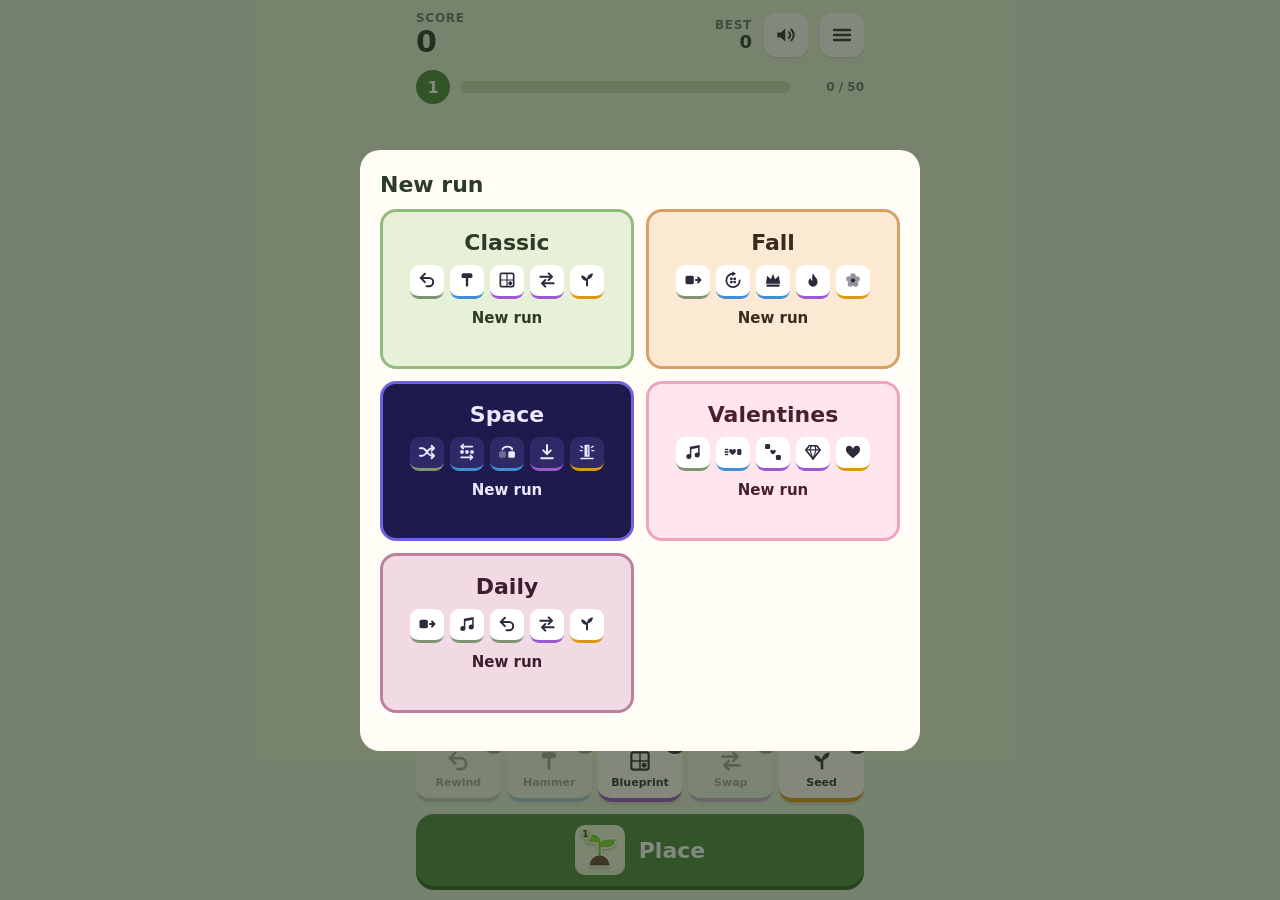
<file: index.html>
<!doctype html>
<html lang="en">
<head>
<meta charset="utf-8">
<meta name="viewport" content="width=device-width, initial-scale=1, viewport-fit=cover, user-scalable=no">
<meta name="theme-color" content="#e6f1d8">
<meta name="apple-mobile-web-app-capable" content="yes">
<meta name="mobile-web-app-capable" content="yes">
<title>Peeble Merge</title>
<meta name="description" content="4x4 merge game">
<meta property="og:type" content="website">
<meta property="og:title" content="Peeble Merge">
<meta property="og:description" content="4x4 merge game">
<meta property="og:url" content="https://maplesugarstone.github.io/PeebleMerge/">
<meta property="og:image" content="https://maplesugarstone.github.io/PeebleMerge/preview.png">
<meta property="og:image:width" content="1200">
<meta property="og:image:height" content="630">
<meta property="og:image:alt" content="A 4x4 game board">
<meta name="twitter:card" content="summary_large_image">
<link rel="icon" type="image/svg+xml" href="favicon.svg">
<link rel="apple-touch-icon" href="apple-touch-icon.png">
<link rel="stylesheet" href="style.css?v=dev">
</head>
<body>
<div id="app">
  <header class="top">
    <div class="stat">
      <span class="stat-label">Score</span>
      <span class="stat-value" id="score">0</span>
    </div>
    <div class="stat stat-right">
      <span class="stat-label">Best</span>
      <span class="stat-value small" id="best">0</span>
    </div>
    <button class="icon-btn" id="sound-btn" aria-label="Sound on">
      <svg viewBox="0 0 24 24" aria-hidden="true"><path d="M3.3 9.5h3.5l4.5-4v13l-4.5-4H3.3z" fill="currentColor"/><path class="sound-waves" d="M14.8 9a4 4 0 0 1 0 6M17.3 6.5a7.5 7.5 0 0 1 0 11" stroke="currentColor" stroke-width="2" stroke-linecap="round" fill="none"/><path class="sound-off" d="M15.3 9.5l5 5M20.3 9.5l-5 5" stroke="currentColor" stroke-width="2.2" stroke-linecap="round"/></svg>
    </button>
    <button class="icon-btn" id="menu-btn" aria-label="Menu">
      <svg viewBox="0 0 24 24" aria-hidden="true"><path d="M4 7h16M4 12h16M4 17h16" stroke="currentColor" stroke-width="2.4" stroke-linecap="round" fill="none"/></svg>
    </button>
  </header>

  <div class="level-bar" title="Merges fill this bar. Each level gives a random item.">
    <span class="plv" id="plv">1</span>
    <div class="xp-track"><div class="xp-fill" id="xp-fill"></div></div>
    <span class="xp-text" id="xp-text">0 / 60</span>
  </div>

  <div class="board-wrap" id="board-wrap">
    <div class="board" id="board"></div>
    <div class="drop-toast" id="drop-toast" hidden></div>
  </div>

  <div class="tool-area">
  <div class="picker" id="picker" hidden></div>
  <div class="tools" id="tools"></div>
  </div>

  <button class="place-btn" id="place-btn">
    <span class="next-tile" id="next-tile"></span>
    <span class="place-label">Place</span>
  </button>
</div>

<div class="overlay" id="overlay" hidden>
  <div class="sheet" id="sheet" role="dialog" aria-modal="true"></div>
</div>

<script type="module" src="js/main.js?v=dev"></script>
</body>
</html>
</file>
<file: style.css>
:root {
  --bg: #e6f1d8;
  --panel: #fffdf5;
  --ink: #2c3a28;
  --muted: #6c7b64;
  --accent: #4f8a3c;
  --accent-light: #8fd17f;
  --accent-dark: #36632a;
  --soft: #eef2e8;
  --accent-ink: #ffffff;
  --board: #93bb79;
  --cell: #c4ddae;
  --select: #ffffff;
  --target: #fff3a8;
  --danger: #d9534f;
  --gap: 8px;
  --radius: 14px;
}

:root[data-mode="fall"] {
  --bg: #fbe9d4;
  --panel: #fffaf2;
  --ink: #3b2a1e;
  --muted: #8a6b55;
  --accent: #d9822b;
  --accent-light: #f4b46a;
  --accent-dark: #a65d14;
  --soft: #f6e6d3;
  --board: #d9a066;
  --cell: #f0cc9f;
  --target: #fff0b3;
}

:root[data-mode="space"] {
  --bg: #17143a;
  --panel: #241f55;
  --ink: #ece9ff;
  --muted: #a69fd8;
  --accent: #7c6cf0;
  --accent-light: #b0a4ff;
  --accent-dark: #4a3db0;
  --soft: #2f2968;
  --board: #2c2766;
  --cell: #3b3584;
  --target: #ffe28a;
  --badge: #0d0a26;
  --badge-ink: #ece9ff;
  color-scheme: dark;
}

:root[data-mode="valentines"] {
  --bg: #ffe6ee;
  --panel: #fff7fa;
  --ink: #4a1f2e;
  --muted: #9b6475;
  --accent: #e0457b;
  --accent-light: #ff9bbb;
  --accent-dark: #a8264f;
  --soft: #ffe9f0;
  --board: #f0a3bc;
  --cell: #ffd0de;
  --target: #fff3a8;
}

* { box-sizing: border-box; }

html, body {
  margin: 0;
  height: 100%;
  background: var(--bg);
  color: var(--ink);
  font-family: system-ui, -apple-system, "Segoe UI", Roboto, sans-serif;
  overscroll-behavior: none;
  -webkit-user-select: none;
  user-select: none;
  -webkit-tap-highlight-color: transparent;
  -webkit-touch-callout: none;
  /* Phone browsers ignore user-scalable=no but honor this, which keeps scrolling and taps and drops double-tap zoom. */
  touch-action: manipulation;
}

button {
  font: inherit;
  color: inherit;
  border: 0;
  cursor: pointer;
  touch-action: manipulation;
}

button:disabled { cursor: default; }

#app {
  max-width: 480px;
  margin: 0 auto;
  min-height: 100dvh;
  display: flex;
  flex-direction: column;
  gap: 12px;
  padding: max(12px, env(safe-area-inset-top)) 16px max(14px, env(safe-area-inset-bottom));
}

/* Header */

.top {
  display: flex;
  align-items: center;
  gap: 12px;
}

.stat { display: flex; flex-direction: column; line-height: 1.1; }
.stat-right { margin-left: auto; text-align: right; }
.stat-label { font-size: 12px; font-weight: 600; color: var(--muted); text-transform: uppercase; letter-spacing: 0.06em; }
.stat-value { font-size: 30px; font-weight: 800; font-variant-numeric: tabular-nums; }
.stat-value.small { font-size: 18px; font-weight: 700; }

.icon-btn {
  width: 44px;
  height: 44px;
  border-radius: 12px;
  background: var(--panel);
  display: grid;
  place-items: center;
  box-shadow: 0 2px 0 rgba(0, 0, 0, 0.08);
}
.icon-btn svg { width: 24px; height: 24px; }
#sound-btn .sound-off { display: none; }
#sound-btn.muted { color: var(--muted); }
#sound-btn.muted .sound-off { display: inline; }
#sound-btn.muted .sound-waves { display: none; }

/* Level bar */

.level-bar {
  display: flex;
  align-items: center;
  gap: 10px;
}

.plv {
  min-width: 34px;
  height: 34px;
  padding: 0 6px;
  border-radius: 17px;
  background: var(--accent);
  color: var(--accent-ink);
  display: grid;
  place-items: center;
  font-weight: 800;
  font-size: 16px;
  font-variant-numeric: tabular-nums;
}
.plv.bump { animation: merge-pop 0.4s ease-out; }

.xp-track {
  flex: 1;
  height: 12px;
  border-radius: 6px;
  background: var(--cell);
  overflow: hidden;
}
.xp-fill {
  height: 100%;
  width: 0;
  border-radius: 6px;
  background: linear-gradient(90deg, var(--accent-light), var(--accent));
  transition: width 0.35s ease-out;
}
.xp-text {
  min-width: 64px;
  text-align: right;
  font-size: 12px;
  font-weight: 600;
  color: var(--muted);
  font-variant-numeric: tabular-nums;
}

/* Level-up drop */

.drop-toast {
  position: absolute;
  z-index: 40;
  left: 50%;
  top: 18%;
  transform: translateX(-50%);
  min-width: 190px;
  padding: 14px 18px 12px;
  border-radius: 18px;
  background: var(--panel);
  border: 3px solid var(--rc, var(--accent));
  box-shadow: 0 10px 28px rgba(0, 0, 0, 0.25);
  text-align: center;
  pointer-events: none;
  animation: toast 2.2s ease-in-out forwards;
}
.drop-toast[hidden] { display: none; }
.drop-toast .toast-level { font-size: 13px; font-weight: 700; color: var(--muted); text-transform: uppercase; letter-spacing: 0.08em; }
.drop-toast .toast-item { white-space: nowrap; display: flex; align-items: center; justify-content: center; gap: 8px; margin: 6px 0 4px; font-size: 22px; font-weight: 800; }
.drop-toast .toast-item svg { width: 30px; height: 30px; color: var(--rc, var(--ink)); }
.drop-toast .toast-rarity { font-size: 13px; font-weight: 800; color: var(--rc, var(--muted)); text-transform: uppercase; letter-spacing: 0.1em; }

[data-rarity="0"] { --rc: #7f9474; }
[data-rarity="1"] { --rc: #3f8fd2; }
[data-rarity="2"] { --rc: #9b59d0; }
[data-rarity="3"] { --rc: #d99a12; }

@keyframes toast {
  0% { opacity: 0; transform: translateX(-50%) scale(0.7); }
  12% { opacity: 1; transform: translateX(-50%) scale(1.05); }
  18% { transform: translateX(-50%) scale(1); }
  82% { opacity: 1; transform: translateX(-50%) scale(1); }
  100% { opacity: 0; transform: translateX(-50%) translateY(-12px); }
}

/* Board */

.board-wrap {
  position: relative;
  width: min(100%, calc(100dvh - 340px));
  min-width: 240px;
  aspect-ratio: 1;
  margin: auto;
}

.board {
  position: absolute;
  inset: 0;
  display: grid;
  grid-template-columns: repeat(4, 1fr);
  grid-template-rows: repeat(4, 1fr);
  gap: var(--gap);
  padding: var(--gap);
  background: var(--board);
  border-radius: calc(var(--radius) + 4px);
  touch-action: none;
  isolation: isolate;
}

/* Tile backgrounds share one layer under every block, so a block moving across another tile is never covered by it. */
.cell {
  position: relative;
  border-radius: var(--radius);
}
.cell::before {
  content: "";
  position: absolute;
  inset: 0;
  z-index: -1;
  border-radius: inherit;
  background: var(--cell);
}
.cell .block.moving { z-index: 5; }

/* Love: a glow and a heart swell where the swirling blocks meet, covering the merge. */
.love-burst {
  position: absolute;
  z-index: 16;
  width: 150px;
  height: 150px;
  margin: -75px 0 0 -75px;
  display: grid;
  place-items: center;
  border-radius: 50%;
  pointer-events: none;
  color: #ffffff;
  background: radial-gradient(circle, rgba(255, 255, 255, 0.95) 0%, rgba(255, 155, 187, 0.85) 38%, rgba(224, 69, 123, 0) 70%);
  animation: love-burst 0.7s ease-out forwards;
}
.love-burst svg { width: 56px; height: 56px; filter: drop-shadow(0 0 6px rgba(168, 38, 79, 0.6)); }
@keyframes love-burst {
  from { transform: scale(0.2); opacity: 1; }
  45% { transform: scale(1.1); opacity: 1; }
  to { transform: scale(1.5); opacity: 0; }
}

/* Monolith: lifted tiles glow violet, and a chip counts the moves left before they drop back. */
.cell.lifted .block::before {
  content: "";
  position: absolute;
  inset: 0;
  border-radius: inherit;
  pointer-events: none;
  box-shadow: 0 0 0 2.5px #c9bcff, 0 0 14px 3px rgba(150, 120, 255, 0.85);
}
.monolith-chip {
  position: absolute;
  z-index: 20;
  top: -14px;
  right: -8px;
  display: flex;
  align-items: center;
  gap: 4px;
  padding: 4px 10px 4px 6px;
  border-radius: 14px;
  background: #4a3db0;
  color: #ffffff;
  font-weight: 800;
  font-size: 15px;
  box-shadow: 0 2px 8px rgba(0, 0, 0, 0.35);
}
.monolith-chip[hidden] { display: none; }
.monolith-chip svg { width: 20px; height: 20px; }

/* Gravity's pull buttons sit on the middle of each board edge, 13px in, so the side ones stay on screen. */
.pull-btn {
  position: absolute;
  z-index: 16;
  width: 46px;
  height: 46px;
  margin: -23px 0 0 -23px;
  border-radius: 50%;
  background: var(--accent);
  color: var(--accent-ink);
  border: 3px solid #ffffff;
  box-shadow: 0 3px 10px rgba(0, 0, 0, 0.35);
  display: grid;
  place-items: center;
}
.pull-btn[hidden] { display: none; }
.pull-btn:disabled { opacity: 0.35; }
.pull-btn svg { width: 26px; height: 26px; }
.pull-btn[data-dir="up"] { left: 50%; top: 13px; }
.pull-btn[data-dir="down"] { left: 50%; top: calc(100% - 13px); }
.pull-btn[data-dir="left"] { left: 13px; top: 50%; }
.pull-btn[data-dir="right"] { left: calc(100% - 13px); top: 50%; }

/* Beam: the dragged line's blocks ride a looping track inside a window the size of the line. */
.beam-strip { position: absolute; z-index: 6; overflow: hidden; border-radius: var(--radius); pointer-events: none; }
.beam-track { position: absolute; inset: 0; }
.beam-track .block { inset: auto; }
.beam-hint-dot {
  position: absolute;
  z-index: 7;
  width: 34px;
  height: 34px;
  margin: -17px 0 0 -17px;
  border-radius: 50%;
  background: rgba(255, 255, 255, 0.5);
  box-shadow: 0 0 0 3px rgba(255, 255, 255, 0.95), 0 2px 10px rgba(0, 0, 0, 0.35);
  pointer-events: none;
}

/* Teleport: the block fades out of its old tile. */
.block.warp-out { animation: warp-out 0.22s ease-in forwards; }
@keyframes warp-out { to { transform: scale(0.2); opacity: 0; } }

.cell.can-place::after {
  content: "";
  position: absolute;
  inset: 4px;
  border: 3px dashed var(--accent);
  border-radius: calc(var(--radius) - 4px);
  animation: breathe 1.2s ease-in-out infinite;
}

.block {
  position: absolute;
  inset: 0;
  border-radius: var(--radius);
  display: grid;
  place-items: center;
  background: var(--c);
  color: var(--t);
  box-shadow: inset 0 -5px 0 rgba(0, 0, 0, 0.16);
  font-weight: 800;
  font-size: clamp(20px, 8vmin, 38px);
  line-height: 1;
  transition: transform 0.1s, opacity 0.1s;
}

.block .lv { font-size: 0.36em; font-weight: 700; opacity: 0.75; margin-bottom: -0.15em; }
.block .num { display: block; }
.block-inner { display: flex; flex-direction: column; align-items: center; }

.themed .block {
  background: var(--c);
  background: color-mix(in srgb, var(--c) 38%, #fffdf5);
  box-shadow: inset 0 -5px 0 color-mix(in srgb, var(--c) 75%, #fffdf5);
}
.block .icon {
  /* Each SVG holds its own white outline in a viewBox 2.5 units wider than the art, so 75.5% keeps the art at 70% of the block. */
  width: 75.5%;
  height: 75.5%;
  object-fit: contain;
  pointer-events: none;
  -webkit-user-drag: none;
  filter: drop-shadow(0 2px 1px rgba(0, 0, 0, 0.2));
}
.block .corner {
  position: absolute;
  top: 4px;
  left: 4px;
  min-width: 1.5em;
  padding: 0.15em 0.35em;
  border-radius: 0.8em;
  background: var(--c);
  color: var(--t);
  font-size: max(9px, 0.32em);
  font-weight: 800;
  line-height: 1;
  text-align: center;
}
.collection .block .corner, .pick-option .block .corner { display: none; }

.themes {
  display: grid;
  grid-template-columns: repeat(auto-fill, minmax(104px, 1fr));
  gap: 8px;
  margin-bottom: 18px;
}
.volumes { margin-bottom: 18px; }
.volume-row {
  display: grid;
  grid-template-columns: 64px 1fr 44px;
  align-items: center;
  gap: 10px;
  height: 44px;
  font-size: 15px;
  font-weight: 600;
}
.volume-row output {
  text-align: right;
  font-size: 13px;
  color: var(--muted);
  font-variant-numeric: tabular-nums;
}
.volume-row input[type="range"] {
  width: 100%;
  height: 32px;
  margin: 0;
  background: transparent;
  accent-color: var(--accent);
  -webkit-appearance: none;
  appearance: none;
  touch-action: pan-x;
}
.volume-row input[type="range"]::-webkit-slider-runnable-track { height: 8px; border-radius: 4px; background: var(--cell); }
.volume-row input[type="range"]::-moz-range-track { height: 8px; border-radius: 4px; background: var(--cell); }
.volume-row input[type="range"]::-moz-range-progress { height: 8px; border-radius: 4px; background: var(--accent); }
.volume-row input[type="range"]::-webkit-slider-thumb {
  -webkit-appearance: none;
  width: 26px;
  height: 26px;
  margin-top: -9px;
  border-radius: 50%;
  background: var(--accent);
  border: 3px solid #ffffff;
  box-shadow: 0 1px 4px rgba(0, 0, 0, 0.3);
}
.volume-row input[type="range"]::-moz-range-thumb {
  width: 20px;
  height: 20px;
  border-radius: 50%;
  background: var(--accent);
  border: 3px solid #ffffff;
  box-shadow: 0 1px 4px rgba(0, 0, 0, 0.3);
}

.theme-btn {
  display: flex;
  flex-direction: column;
  align-items: center;
  gap: 6px;
  padding: 10px 6px;
  border-radius: 14px;
  background: var(--soft);
  font-size: 14px;
  font-weight: 700;
  border: 3px solid transparent;
}
.theme-btn.active { border-color: var(--accent); background: var(--panel); }
.theme-preview { display: flex; gap: 2px; height: 28px; align-items: center; }
.theme-preview img {
  width: 26px;
  height: 26px;
}
.theme-nums { font-weight: 800; color: var(--muted); letter-spacing: 0.1em; }

.block.max { box-shadow: inset 0 -5px 0 rgba(0, 0, 0, 0.2), inset 0 0 0 4px #ffd75e; }

/* Block outlines sit on the block itself and inherit its corner radius, so they trace the tile's exact shape. */
.cell.selected .block { transform: scale(1.06); }
.cell.selected .block::after, .cell.target .block::after, .cell.hammer-target .block::after, .cell.swap-target .block::after, .cell.scoot-target .block::after {
  content: "";
  position: absolute;
  inset: 0;
  border-radius: inherit;
  pointer-events: none;
}
.cell.selected .block::after { box-shadow: 0 0 0 4px var(--select); }
.cell.target .block::after { box-shadow: 0 0 0 4px var(--target); animation: breathe 0.9s ease-in-out infinite; }
.cell.hammer-target .block::after { box-shadow: 0 0 0 3px var(--danger); }
.cell.swap-target .block::after { box-shadow: 0 0 0 3px #9b59d0; }
.cell.scoot-target .block::after { box-shadow: 0 0 0 4.5px #9b59d0; }
.cell.drop-hover .block { transform: scale(1.1); }
.cell.dragging .block { opacity: 0.35; }

.ghost {
  position: fixed;
  z-index: 50;
  pointer-events: none;
  transform: translate(-50%, -50%) scale(1.08);
  box-shadow: 0 10px 20px rgba(0, 0, 0, 0.25), inset 0 -5px 0 rgba(0, 0, 0, 0.16);
  inset: auto;
  transition: none;
}

.pop { animation: pop 0.22s ease-out; }
.merge-pop { animation: merge-pop 0.3s ease-out; }
.smash { animation: smash 0.25s ease-in forwards; }

.float {
  position: absolute;
  z-index: 20;
  pointer-events: none;
  font-weight: 800;
  font-size: 18px;
  color: #ffffff;
  text-shadow: 0 1px 3px rgba(0, 0, 0, 0.5);
  transform: translate(-50%, -50%);
  animation: float-up 0.8s ease-out forwards;
}

/* Tools */

.tools {
  display: grid;
  grid-template-columns: repeat(5, 1fr);
  gap: 6px;
}

.tool {
  position: relative;
  height: 64px;
  border-radius: 14px;
  background: var(--panel);
  display: flex;
  flex-direction: column;
  align-items: center;
  justify-content: center;
  gap: 3px;
  box-shadow: 0 3px 0 rgba(0, 0, 0, 0.1);
}
.tool svg { width: 26px; height: 26px; }
.tool-name { font-size: 11px; font-weight: 600; text-align: center; line-height: 1.05; }
.tool { border-bottom: 4px solid var(--rc, transparent); }
.tool:disabled { opacity: 0.4; }
.tool.gain { animation: merge-pop 0.45s ease-out; }
.tool.rescue { animation: rescue 1s ease-in-out infinite; }
@keyframes rescue {
  50% { transform: scale(1.06); box-shadow: 0 0 0 4px var(--target), 0 3px 0 rgba(0, 0, 0, 0.1); }
}
.badge.full { background: #d99a12; }
.tool.active { background: var(--accent); color: var(--accent-ink); }
.tool.active[data-tool="hammer"] { background: var(--danger); }

.badge {
  position: absolute;
  top: -6px;
  right: -4px;
  min-width: 22px;
  height: 22px;
  padding: 0 6px;
  border-radius: 11px;
  background: var(--badge, var(--ink));
  color: var(--badge-ink, #ffffff);
  font-size: 12px;
  font-weight: 700;
  display: grid;
  place-items: center;
}

.tool-area { position: relative; }

.picker {
  position: absolute;
  z-index: 30;
  left: 0;
  right: 0;
  bottom: calc(100% + 10px);
  box-shadow: 0 6px 18px rgba(0, 0, 0, 0.2);
  display: grid;
  grid-template-columns: repeat(5, 1fr);
  gap: 8px;
  padding: 8px;
  border-radius: 14px;
  background: var(--panel);
}
.picker[hidden] { display: none; }
.pick-option {
  position: relative;
  aspect-ratio: 1;
  border-radius: 10px;
  background: transparent;
  padding: 0;
}
.pick-option .block { font-size: 20px; border-radius: 10px; }

/* Spin handles */

.spin-layer { position: absolute; inset: 0; z-index: 15; pointer-events: none; }
.spin-layer[hidden] { display: none; }
.spin-handle {
  position: absolute;
  width: 34px;
  height: 34px;
  margin: -17px 0 0 -17px;
  border-radius: 50%;
  background: var(--panel);
  border: 3px solid var(--accent);
  box-shadow: 0 2px 6px rgba(0, 0, 0, 0.25);
  pointer-events: auto;
}
.spin-handle[hidden] { display: none; }
.spin-art { position: absolute; inset: 0; width: 100%; height: 100%; overflow: visible; pointer-events: none; }
.spin-arc { cursor: pointer; transition: opacity 0.12s; }
.spin-layer.dragging .spin-handle { opacity: 0; }
.spin-layer.dragging .spin-arc { opacity: 0.35; }
.spin-layer.dragging .spin-arc.hot { opacity: 1; }
.spin-arc:active { opacity: 0.7; }
.arc-hit { fill: none; stroke: transparent; stroke-width: 40; stroke-linecap: round; pointer-events: stroke; }
.arc-edge { fill: none; stroke: #ffffff; stroke-width: 12; stroke-linecap: round; filter: drop-shadow(0 1px 2px rgba(0, 0, 0, 0.3)); }
.arc-edge-head { fill: #ffffff; stroke: #ffffff; stroke-width: 6; stroke-linejoin: round; filter: drop-shadow(0 1px 2px rgba(0, 0, 0, 0.3)); }
.arc-line { fill: none; stroke: var(--accent); stroke-width: 6; stroke-linecap: round; }
.arc-head { fill: var(--accent); pointer-events: visiblePainted; }

/* Place button */

.place-btn {
  height: 72px;
  border-radius: 18px;
  background: var(--accent);
  color: var(--accent-ink);
  display: flex;
  align-items: center;
  justify-content: center;
  gap: 14px;
  font-size: 22px;
  font-weight: 800;
  box-shadow: 0 4px 0 var(--accent-dark);
}
.place-btn:active:not(:disabled) { transform: translateY(2px); box-shadow: 0 2px 0 var(--accent-dark); }
.place-btn:disabled { opacity: 0.45; }

.next-tile {
  position: relative;
  flex: none;
  width: 50px;
  height: 50px;
}
.next-tile .block { font-size: 22px; border-radius: 10px; }
.next-tile .boost {
  position: absolute;
  top: -8px;
  right: -10px;
  padding: 2px 6px;
  border-radius: 10px;
  background: #ffd75e;
  color: #4a3b00;
  font-size: 13px;
  font-weight: 800;
}

/* Mode picker */

.modes { display: grid; grid-template-columns: repeat(auto-fit, minmax(200px, 1fr)); gap: 12px; }
.mode-card {
  display: flex;
  flex-direction: column;
  align-items: center;
  gap: 10px;
  padding: 18px 12px 14px;
  border-radius: 16px;
  background: var(--soft);
  border: 3px solid transparent;
}
.mode-card[data-mode="classic"] { background: #e6f1d8; color: #2c3a28; border-color: #93bb79; }
.mode-card[data-mode="fall"] { background: #fbe9d4; color: #3b2a1e; border-color: #d9a066; }
.mode-card[data-mode="space"] { background: #1f1a4d; color: #ece9ff; border-color: #6f62e0; }
.mode-card[data-mode="valentines"] { background: #ffe6ee; color: #4a1f2e; border-color: #f0a3bc; }
.mode-name { font-size: 22px; font-weight: 800; }
.mode-icons { display: flex; gap: 6px; }
.mode-icon { width: 34px; height: 34px; border-radius: 9px; background: #ffffff; color: #2c2a3d; display: grid; place-items: center; border-bottom: 3px solid var(--rc); }
.mode-card[data-mode="space"] .mode-icon { background: #2f2968; color: #ece9ff; }
.mode-icon svg { width: 20px; height: 20px; }
.mode-best { font-size: 13px; font-weight: 600; opacity: 0.75; }
.mode-status { font-size: 15px; font-weight: 800; }
.mode-card.current { box-shadow: 0 0 0 3px #ffffff, 0 0 0 6px var(--accent); }
.modes { margin-bottom: 18px; }

/* Overlay */

.overlay {
  position: fixed;
  inset: 0;
  z-index: 100;
  background: rgba(30, 40, 25, 0.55);
  display: grid;
  place-items: center;
  padding: 16px;
}
.overlay[hidden] { display: none; }

.sheet {
  width: min(560px, calc(100vw - 32px));
  max-height: calc(100dvh - 32px);
  overflow-y: auto;
  background: var(--panel);
  border-radius: 20px;
  padding: 22px 20px 20px;
  animation: pop 0.2s ease-out;
}
.sheet h2 { margin: 0 0 12px; font-size: 22px; }
.sheet p, .sheet li { font-size: 15px; line-height: 1.45; }
.sheet ul { padding-left: 20px; margin: 8px 0 14px; }

.result-row {
  display: flex;
  justify-content: space-between;
  align-items: center;
  padding: 10px 0;
  border-bottom: 1px solid rgba(0, 0, 0, 0.08);
  font-size: 16px;
}
.result-row strong { font-size: 20px; font-variant-numeric: tabular-nums; }
.new-best { color: var(--accent); font-weight: 800; margin: 10px 0 0; }

.sheet-actions { display: flex; flex-direction: column; gap: 10px; margin-top: 18px; }
.btn {
  height: 52px;
  border-radius: 14px;
  font-weight: 700;
  font-size: 17px;
  background: var(--soft);
}
.btn.primary { background: var(--accent); color: var(--accent-ink); }
.btn.danger { background: var(--danger); color: #ffffff; }

.collection {
  display: grid;
  grid-template-columns: repeat(7, 1fr);
  gap: 6px;
  margin: 8px 0 4px;
}
.collection .slot { position: relative; aspect-ratio: 1; border-radius: 8px; background: var(--soft); }
.collection .block { font-size: 14px; border-radius: 8px; box-shadow: inset 0 -3px 0 rgba(0, 0, 0, 0.16); }

@keyframes pop {
  0% { transform: scale(0.6); opacity: 0; }
  70% { transform: scale(1.06); opacity: 1; }
  100% { transform: scale(1); }
}
@keyframes merge-pop {
  0% { transform: scale(0.8); }
  50% { transform: scale(1.18); }
  100% { transform: scale(1); }
}
@keyframes smash {
  to { transform: scale(0.2) rotate(20deg); opacity: 0; }
}
@keyframes float-up {
  0% { opacity: 0; transform: translate(-50%, -30%); }
  20% { opacity: 1; }
  100% { opacity: 0; transform: translate(-50%, -150%); }
}
@keyframes breathe {
  50% { opacity: 0.45; }
}

@media (prefers-reduced-motion: reduce) {
  *, *::before, *::after { animation-duration: 0.01ms !important; animation-iteration-count: 1 !important; }
}
</file>
